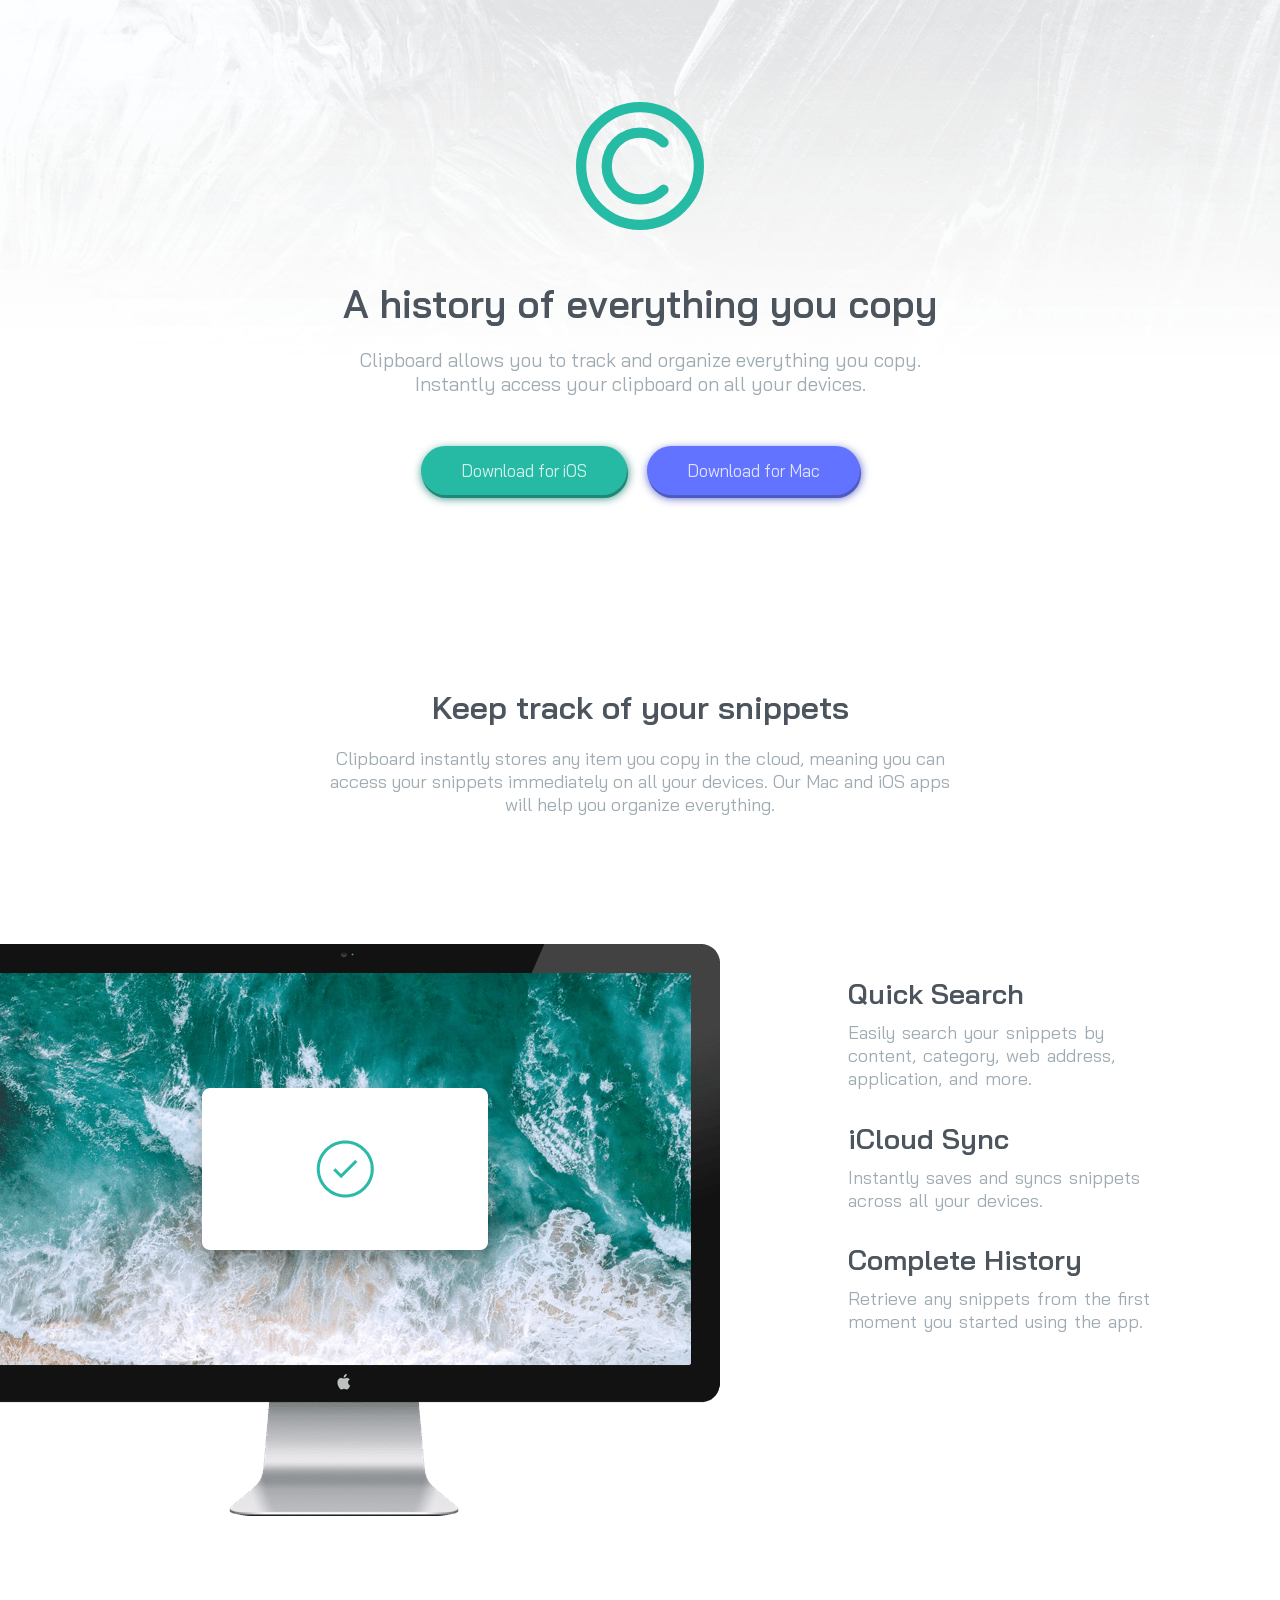
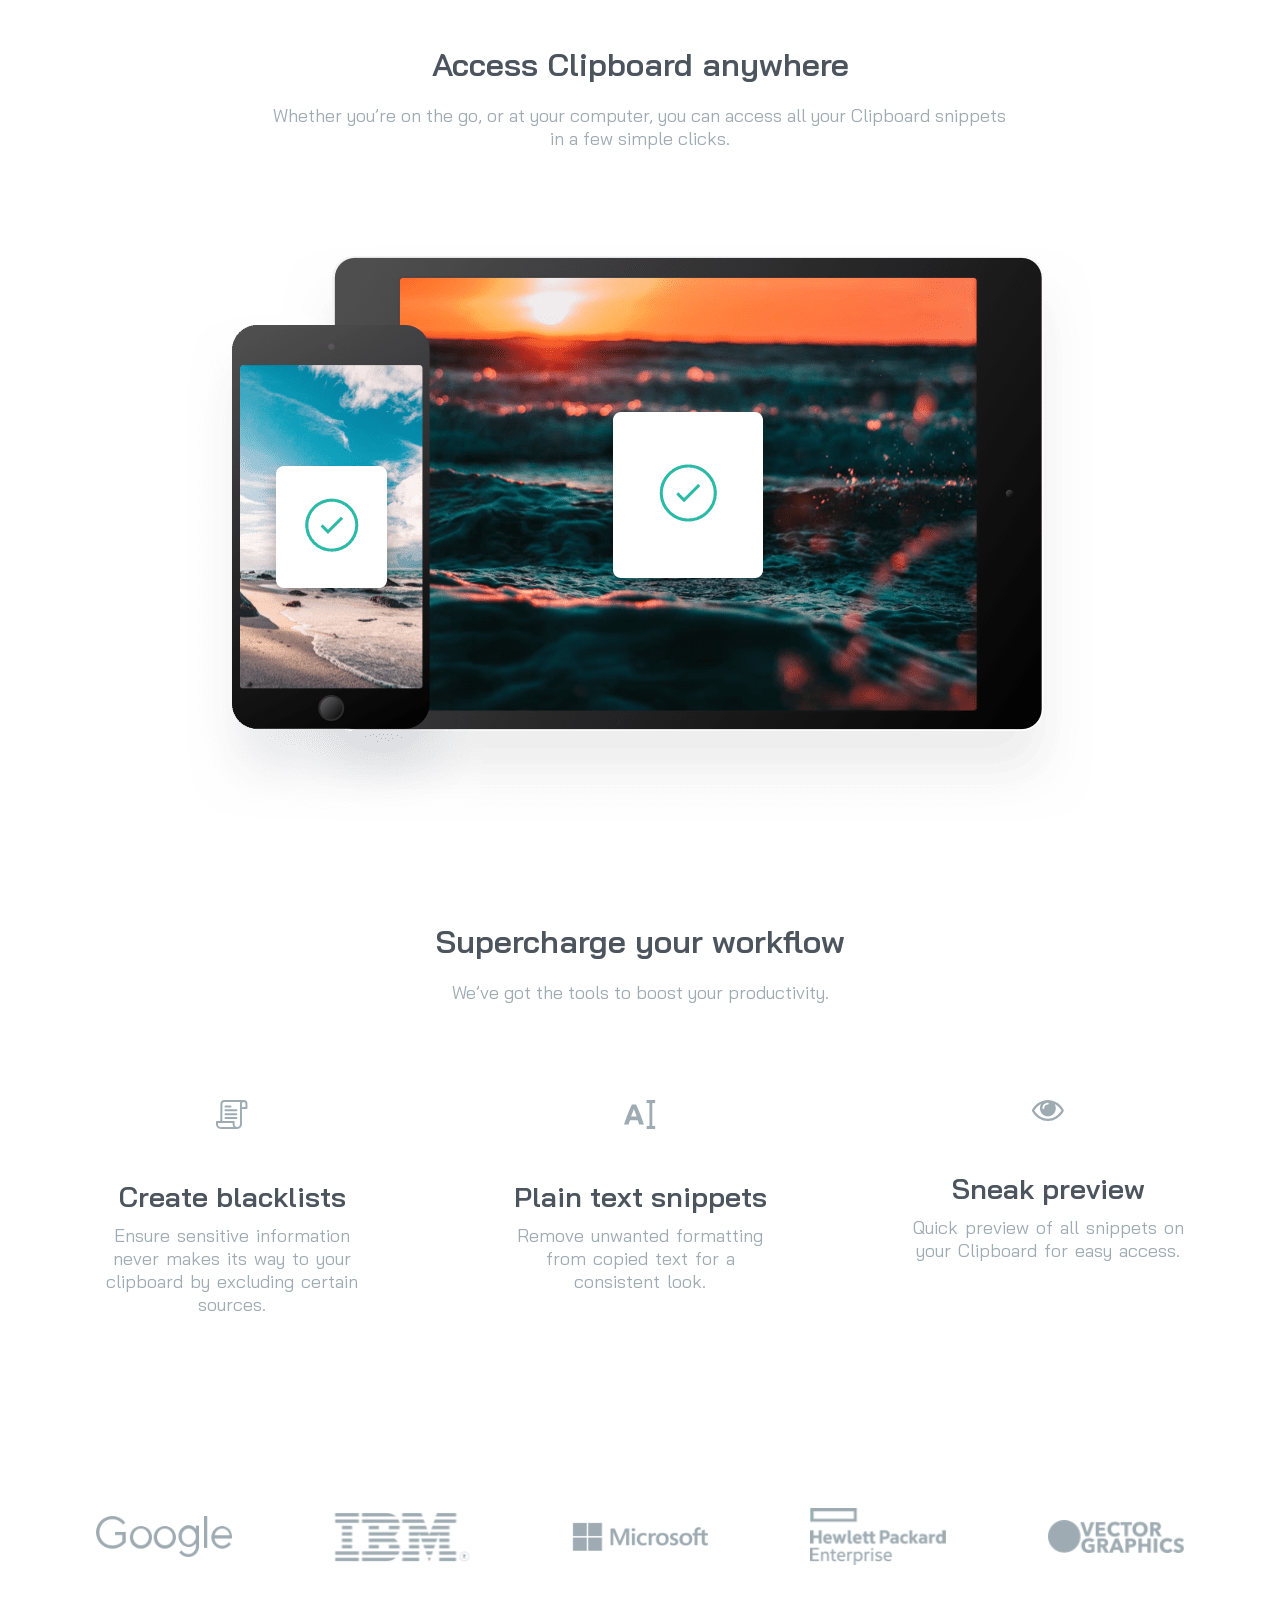
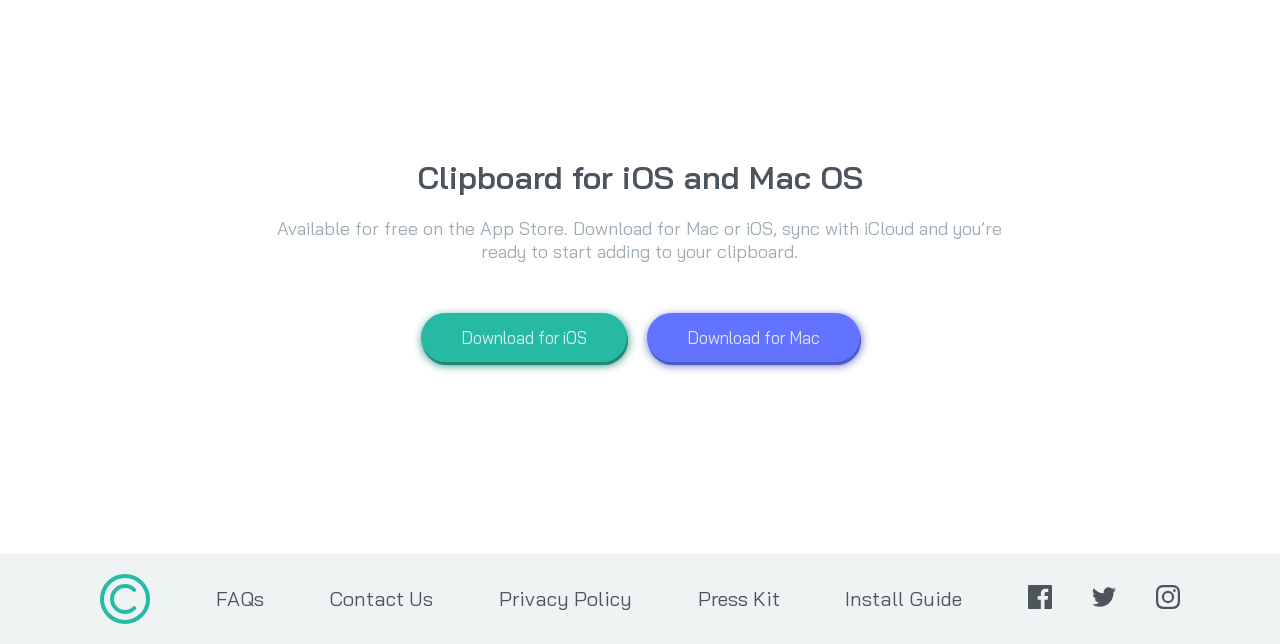
<file: index.html>
<!DOCTYPE html>
<html lang="en">
<head>
  <meta charset="UTF-8">
  <meta name="viewport" content="width=device-width, initial-scale=1.0"> <!-- displays site properly based on user's device -->

  <link rel="icon" type="image/png" sizes="32x32" href="./images/favicon-32x32.png">
  <link rel="stylesheet" href="index.css">
  <title>Frontend Mentor | Clipboard landing page</title>

  <!-- Feel free to remove these styles or customise in your own stylesheet 👍 -->
  <style>
    .attribution { font-size: 11px; text-align: center; }
    .attribution a { color: hsl(228, 45%, 44%); }
  </style>
</head>
<body>
  <div class="container">

    <div class="part-one">

      <img src="images/logo.svg" alt="Clipboard Logo" class="clipboard">
      <h1 class="one-one"> A history of everything you copy </h1>
      <p class="one-two">
        Clipboard allows you to track and organize everything you 
        copy. Instantly access your clipboard on all your devices.
      </p>
  
    </div>

    <div class="buttons">
      <button class="button-ios">Download for iOS</button>
      <button class="button-mac">Download for Mac</button>
    </div>

    <div class="part-two">
      <h2 class="two-one">Keep track of your snippets</h2>
      <p class="two-two">
        Clipboard instantly stores any item you copy in the cloud, 
       meaning you can access your snippets immediately on all your 
      devices. Our Mac and iOS apps will help you organize everything.
      </p>

    </div>
    
    <div class="part-three">
      <img src="images/image-computer.png" alt="Computer Image" class="computer-img">
      <div class="three-one">
        <div class="three-one-one">
          <h3 class="three-one-text">
            Quick Search
          </h3>
          <p class="three-one-small-text">
            Easily search your snippets by content, category, web address, application, and more.
          </p>  
        </div>
        <div class="three-one-two">
          <h3 class="three-one-text">
            iCloud Sync
          </h3>
          <p class="three-one-small-text">
            Instantly saves and syncs snippets across all your devices.
          </p>
        </div>  
        <div class="three-one-three">
          <h3 class="three-one-text">
            Complete History
          </h3>
          <p class="three-one-small-text">
            Retrieve any snippets from the first moment you started using the app.
          </p>
        </div>
      </div>
    </div>
    <div class="part-four">
      <h2 class="four-one">
        Access Clipboard anywhere
      </h2>
      <p class="four-two">
        Whether you’re on the go, or at your computer, you can access all your Clipboard 
        snippets in a few simple clicks.
      </p>
    
    </div>
    <div class="part-five">
      <img src="images/image-devices.png" alt="Devices Image" class="devices-image">
    </div>
    <div class="part-six">
      <h2 class="six-one">
        Supercharge your workflow
      </h2>
      <p class="six-two">
        We’ve got the tools to boost your productivity.
      </p>
    </div>
    <div class="part-seven">
      <div class="seven-one">
        <img src="images/icon-blacklist.svg" alt="Icons" class="icon">
        <h4 class="seven-head">
          Create blacklists
        </h4>
        <p class="seven-body">
          Ensure sensitive information never makes its way to your clipboard by excluding certain sources.
        </p>
      </div>
      <div class="seven-one">
        <img src="images/icon-text.svg" alt="Icons" class="icon">
        <h4 class="seven-head">
          Plain text snippets
        </h4>
        <p class="seven-body">
          Remove unwanted formatting from copied text for a consistent look.
        </p>
      </div>
      <div class="seven-one-three">
        <img src="images/icon-preview.svg" alt="Icons" class="icon">
        <h4 class="seven-head">
          Sneak preview
        </h4>
        <p class="seven-body">
          Quick preview of all snippets on your Clipboard for easy access.
        </p>
      </div>  
    </div>
    <div class="part-eight">
      <img src="images/logo-google.png" alt="Google Logo" class="logos">
      <img src="images/logo-ibm.png" alt="IBM Logo" class="logos">
      <img src="images/logo-microsoft.png" alt="Microsoft Logo" class="logos">
      <img src="images/logo-hp.png" alt="HP Logo" class="logos">
      <img src="images/logo-vector-graphics.png" alt="Vector Graphics Logo" class="logos">  
    </div>
    <div class="part-nine">
      <h3 class="nine-one">Clipboard for iOS and Mac OS</h3> 
      <p class="nine-two">Available for free on the App Store. Download for Mac or iOS, sync with iCloud 
        and you’re ready to start adding to your clipboard.</p>
    </div>
    <div class="buttons">
      <button class="button-ios">Download for iOS</button>
      <button class="button-mac">Download for Mac</button>
    </div>
   
  </div>
  <footer>
    <img src="images/logo.svg" alt="Clipboard Logo" class="footer-logo">
    <ul>
      <li><a href="#"> FAQs </li></a>        
      <li><a href="#"> Contact Us</li></a>
      <li><a href="#"> Privacy Policy</li></a>
      <li><a href="#"> Press Kit</li></a>
      <li><a href="#"> Install Guide</li></a>
    </ul>
    <div class="socials">
      <a href="https://facebook.com"> <img src="images/icon-facebook.svg" alt="Facebook Logo" class="social-logo"></a>
      <a href="hhtps://twitter.com"> <img src="images/icon-twitter.svg" alt="Twitter Logo" class="social-logo"></a>
      <a href="https://instagram.com"> <img src="images/icon-instagram.svg" alt="Instagram Logo" class="social-logo-t"></a>  
    </div>
  </footer>

  
  <!-- <footer>
    <p class="attribution">
      Challenge by <a href="https://www.frontendmentor.io?ref=challenge" target="_blank">Frontend Mentor</a>. 
      Coded by <a href="#">Your Name Here</a>.
    </p>
  </footer> -->
</body>
</html>
</file>
<file: index.css>
@import url('https://fonts.googleapis.com/css2?family=Bai+Jamjuree:ital,wght@0,400;1,600&display=swap');
*{
    box-sizing: border-box;
    padding: 0%;
    margin: 0%;
    text-decoration: none;
    font-family:'Bai Jamjuree', sans-serif;
    
}
body{
    background-image: url('images/bg-header-desktop.png');
    background-repeat: no-repeat;
    background-size: contain;
}
.container{
    display: flex;
    flex-direction: column;
    align-items: center;
    width: 100%;
    margin: 8% auto 0% auto;
}
.part-one{
    display: flex;
    flex-direction: column;
    align-items: center;
}
.clipboard{
    height: 10vw;
}
.one-one{
    font-size: 2.5vw;
    font-weight: 600;
    color: hsl(210, 10%, 33%) ;
    margin-top: 60px;
}
.one-two{
    font-size: 1.2vw;
    font-weight: 400;
    color: hsl(201, 11%, 66%) ;
    margin-top: 50px;
    text-align: center;
    width: 60%;
}
.buttons{
    margin-top: 70px;
    display: flex;
    flex-direction: row;
    align-items: center;
    margin-bottom: 15%;
}
.button-ios{
    border:none;
    border-radius: 50px;
    padding: 20px 60px;
    font-size: 1vw;
    color:rgba(255, 255, 255, 0.8) ;
    margin-right: 50px;
    background-color: hsl(171, 66%, 44%);
    box-shadow: 1px 5px 10px 0px hsl(171deg 60% 33%), 
                1px 5px 0px 0px hsl(171deg 60% 33%);
    transition: 75ms;
    cursor: pointer;
}
.button-ios:hover{
    transition: 75ms;
    background-color: hsla(171, 66%, 44%, 0.8);
    box-shadow: 1px 3px 10px 0px hsl(171deg 60% 33%, 0.8), 
                1px 3px 0px 0px hsl(171deg 60% 33%, 0.8);
}
.button-mac{
    border:none;
    border-radius: 50px;
    padding: 20px 60px;
    font-size: 1vw;
    color:rgba(255, 255, 255, 0.8) ;
    background-color: hsl(233, 100%, 69%); 
    box-shadow: 1px 3px 10px 0px hsl(233deg 48% 53%), 
                1px 3px 0px 0px hsl(233deg 48% 53%);
    transition: 75ms; 
    cursor: pointer;
}
.button-mac:hover{
    transition: 75ms;
    background-color: hsl(233, 100%, 69%, 0.8); 
    box-shadow: 1px 3px 10px 0px hsl(233deg 48% 53%, 0.8), 
                1px 3px 0px 0px hsl(233deg 48% 53%, 0.8); 
}
.part-two{
    display: flex;
    flex-direction: column;
    align-items: center;
    margin-bottom: 10%;
}
.two-one{
    font-size: 50px;
    font-weight: 600;
    color: hsl(210, 10%, 33%) ;
}
.two-two{
    font-size: 25px;
    font-weight: 400;
    color: hsl(201, 11%, 66%) ;
    margin-top: 30px;
    text-align: center;
    width: 50%;
}
.part-three{
    display: flex;
    flex-direction: row;
    justify-content: flex-start;
    margin-bottom: 10%;
    width: 100%;
}
.computer-img{
    width: 50%;
    margin-left: -2%;
    margin-right: 10%;
}
.three-one{
    margin-top: 2.5%;
    display: flex;
    flex-direction: column;
}
.three-one-one, .three-one-two, .three-one-three{
    display: flex;
    flex-direction: column;
    justify-content: flex-start;
    width: 70%;
}
.three-one-text{
    font-size: 35px;
    font-weight: 600;
    color: hsl(210, 10%, 33%) ;
    margin-bottom: 20px;
}
.three-one-small-text{
    font-size: 20px;
    font-weight: 400;
    word-spacing: 2px;
    color: hsl(201, 11%, 66%) ;
    margin-bottom: 10%;
}
.part-four{
    display: flex;
    flex-direction: column;
    align-items: center;
    margin-bottom: 7.5%;
}
.four-one{
    font-size: 50px;
    font-weight: 600;
    color: hsl(210, 10%, 33%) ; 
}
.four-two{
    font-size: 25px;
    font-weight: 400;
    color: hsl(201, 11%, 66%) ;
    margin-top: 40px;
    text-align: center;
    width: 80%;
}
.part-five{
    margin-bottom: 7.5%;
}
.devices-image{
    align-self: center;
}
.part-six{
    display: flex;
    flex-direction: column;
    align-items: center;
    margin-bottom: 7.5%;
}
.six-one{
    font-size: 50px;
    font-weight: 600;
    color: hsl(210, 10%, 33%) ; 
}
.six-two{
    font-size: 25px;
    font-weight: 400;
    color: hsl(201, 11%, 66%) ;
    margin-top: 40px;
    text-align: center;
}
.part-seven{
    display: flex;
    flex-direction: row;
    justify-content: space-between;
    width: 85%;
    align-items: flex-start;
    margin-bottom: 15%;
}
.icon{
    margin-bottom: 80px;
    width: 5em;
}
.seven-one{
    display: flex;
    flex-direction: column;
    align-items: center;
    width: 25%;
    margin-right: 10%;
}
.seven-one-three{
    display: flex;
    flex-direction: column;
    align-items: center;
    width: 25%;
}
.seven-head{
    font-size: 35px;
    font-weight: 600;
    color: hsl(210, 10%, 33%) ;
    margin-bottom: 20px;
    text-align: center;
}
.seven-body{
    font-size: 20px;
    font-weight: 400;
    word-spacing: 2px;
    color: hsl(201, 11%, 66%) ;
    text-align: center;
}
.part-eight{
    display: flex;
    flex-direction: row;
    justify-content: space-between;
    align-items: center;
    width: 85%;
    margin-bottom: 15%;
}
.part-nine{
    display: flex;
    flex-direction: column;
    align-items: center;
}
.logos{
    width: 10em;
}
.nine-one{
    font-size: 50px;
    font-weight: 600;
    color: hsl(210, 10%, 33%) ; 
}
.nine-two{
    font-size: 25px;
    font-weight: 400;
    color: hsl(201, 11%, 66%) ;
    margin-top: 40px;
    text-align: center;
    width: 70%;
}
footer{
    position: bottom;
    display: flex;
    flex-direction: row;
    align-items: center;
    justify-content: space-between;
    background-color: hsl(195, 14%, 95%);
    margin-bottom: 0;
    width: 100%;
    padding: 20px 100px;
}
.footer-logo{
    height: 50px;
}
ul{
    list-style: none;
    display: contents;
}
li a{
    font-size: 20px;
    font-weight: 400;
    color: hsl(210, 10%, 33%) ;
    cursor: pointer;
}
.socials{
    display: flex;
    flex-direction: row;
    align-items: center;
}
.social-logo{
    padding-right: 20px;
}

@media  screen and (max-width: 1440px) {
    body{
        background-image: url('images/bg-header-desktop.png');
        background-repeat: no-repeat;
        background-size: auto;
    }
    .container{
        display: flex;
        flex-direction: column;
        align-items: center;
        width: 100%;
        margin: 8% auto 0% auto;
    }
    .part-one{
        display: flex;
        flex-direction: column;
        align-items: center;
    }
    .clipboard{
        height: 10vw;
    }
    .one-one{
        font-size: 3vw;
        font-weight: 600;
        color: hsl(210, 10%, 33%) ;
        margin-top: 50px;
    }
    .one-two{
        font-size: 1.5vw;
        font-weight: 400;
        color: hsl(201, 11%, 66%) ;
        margin-top: 20px;
        text-align: center;
        width: 60%;
    }
    .buttons{
        margin-top: 50px;
        display: flex;
        flex-direction: row;
        align-items: center;
        margin-bottom: 15%;
    }
    .button-ios{
        border:none;
        border-radius: 50px;
        padding: 14px 40px;
        font-size:1.3vw;
        color:rgba(255, 255, 255, 0.8) ;
        margin-right: 20px;
        background-color: hsl(171, 66%, 44%);
        box-shadow: 1px 3px 10px 0px hsl(171deg 60% 33%), 
                    1px 3px 0px 0px hsl(171deg 60% 33%);
        transition: 75ms;
        cursor: pointer;
    }
    .button-ios:hover{
        transition: 75ms;
        background-color: hsla(171, 66%, 44%, 0.8);
        box-shadow: 1px 3px 10px 0px hsl(171deg 60% 33%, 0.8), 
                    1px 3px 0px 0px hsl(171deg 60% 33%, 0.8);
    }
    .button-mac{
        border:none;
        border-radius: 50px;
        padding: 14px 40px;
        font-size: 1.3vw;
        color:rgba(255, 255, 255, 0.8) ;
        background-color: hsl(233, 100%, 69%); 
        box-shadow: 1px 3px 10px 0px hsl(233deg 48% 53%), 
                    1px 3px 0px 0px hsl(233deg 48% 53%);
        transition: 75ms; 
        cursor: pointer;
    }
    .button-mac:hover{
        transition: 75ms;
        background-color: hsl(233, 100%, 69%, 0.8); 
        box-shadow: 1px 3px 10px 0px hsl(233deg 48% 53%, 0.8), 
                    1px 3px 0px 0px hsl(233deg 48% 53%, 0.8); 
    }
    .part-two{
        display: flex;
        flex-direction: column;
        align-items: center;
        margin-bottom: 10%;
    }
    .two-one{
        font-size: 32px;
        font-weight: 600;
        color: hsl(210, 10%, 33%) ;
    }
    .two-two{
        font-size: 18px;
        font-weight: 400;
        color: hsl(201, 11%, 66%) ;
        margin-top: 20px;
        text-align: center;
        width: 50%;
    }
    .part-three{
        display: flex;
        flex-direction: row;
        justify-content: space-between;
        margin-bottom: 10%;
    }
    .computer-img{
        height: 55%;
        width: 60%;
        margin-left: -2.5%;
        margin-right: 10%;
    }
    .three-one{
        margin-top: 2.5%;
        display: flex;
        flex-direction: column;
    }
    .three-one-one, .three-one-two, .three-one-three{
        display: flex;
        flex-direction: column;
        justify-content: flex-start;
        width: 70%;
    }
    .three-one-text{
        font-size: 28px;
        font-weight: 600;
        color: hsl(210, 10%, 33%) ;
        margin-bottom: 10px;
    }
    .three-one-small-text{
        font-size: 18px;
        font-weight: 400;
        word-spacing: 2px;
        color: hsl(201, 11%, 66%) ;
        margin-bottom: 10%;
    }
    .part-four{
        display: flex;
        flex-direction: column;
        align-items: center;
        margin-bottom: 7.5%;
    }
    .four-one{
        font-size: 32px;
        font-weight: 600;
        color: hsl(210, 10%, 33%) ; 
    }
    .four-two{
        font-size: 18px;
        font-weight: 400;
        color: hsl(201, 11%, 66%) ;
        margin-top: 20px;
        text-align: center;
        width: 80%;
    }
    .part-five{
        margin-bottom: 7.5%;
    }
    .devices-image{
        align-self: center;
    }
    .part-six{
        display: flex;
        flex-direction: column;
        align-items: center;
        margin-bottom: 7.5%;
    }
    .six-one{
        font-size: 32px;
        font-weight: 600;
        color: hsl(210, 10%, 33%) ; 
    }
    .six-two{
        font-size: 18px;
        font-weight: 400;
        color: hsl(201, 11%, 66%) ;
        margin-top: 20px;
        text-align: center;
    }
    .part-seven{
        display: flex;
        flex-direction: row;
        justify-content: space-between;
        width: 85%;
        align-items: flex-start;
        margin-bottom: 15%;
    }
    .icon{
        margin-bottom: 50px;
        width: 2em;
    }
    .seven-one{
        display: flex;
        flex-direction: column;
        align-items: center;
        margin-right: 10%;
    }
    .seven-one-three{
        display: flex;
        flex-direction: column;
        align-items: center;
    }
    .seven-head{
        font-size: 28px;
        font-weight: 600;
        color: hsl(210, 10%, 33%) ;
        margin-bottom: 10px;
    }
    .seven-body{
        font-size: 18px;
        font-weight: 400;
        word-spacing: 2px;
        color: hsl(201, 11%, 66%) ;
        text-align: center;
    }
    .part-eight{
        display: flex;
        flex-direction: row;
        justify-content: space-between;
        align-items: center;
        width: 85%;
        margin-bottom: 15%;
    }
    .logos{
        width: 8.5em;
    }
    .part-nine{
        display: flex;
        flex-direction: column;
        align-items: center;
    }
    .nine-one{
        font-size: 32px;
        font-weight: 600;
        color: hsl(210, 10%, 33%) ; 
    }
    .nine-two{
        font-size: 18px;
        font-weight: 400;
        color: hsl(201, 11%, 66%) ;
        margin-top: 20px;
        text-align: center;
        width: 70%;
    }
    footer{
        position: bottom;
        display: flex;
        flex-direction: row;
        align-items: center;
        justify-content: space-between;
        background-color: hsl(195, 14%, 95%);
        margin-bottom: 0;
        width: 100%;
        padding: 20px 100px;
    }
    .footer-logo{
        height: 50px;
    }
    ul{
        list-style: none;
        display: contents;
        width: 30%;
    }
    li a{
        font-size: 20px;
        font-weight: 400;
        color: hsl(210, 10%, 33%) ;
        cursor: pointer;
    }
    .socials{
        display: flex;
        flex-direction: row;
    }
    .social-logo{
        padding-right: 40px;
    }
}
@media  screen and (max-width: 1024px) {
    body{
        background-image: url('images/bg-header-desktop.png');
        background-repeat: no-repeat;
        background-size: auto;
    }
    .container{
        display: flex;
        flex-direction: column;
        align-items: center;
        width: 100%;
        margin: 8% auto 0% auto;
    }
    .part-one{
        display: flex;
        flex-direction: column;
        align-items: center;
    }
    .clipboard{
        height: 10vw;
    }
    .one-one{
        font-size: 3.5vw;
        font-weight: 600;
        color: hsl(210, 10%, 33%) ;
        margin-top: 40px;
    }
    .one-two{
        font-size: 2vw;
        font-weight: 400;
        color: hsl(201, 11%, 66%) ;
        margin-top: 15px;
        text-align: center;
        width: 60%;
    }
    .buttons{
        margin-top: 40px;
        display: flex;
        flex-direction: row;
        align-items: center;
        margin-bottom: 15%;
    }
    .button-ios{
        border:none;
        border-radius: 50px;
        padding: 10px 30px;
        font-size: 1.4vw;
        color:rgba(255, 255, 255, 0.8) ;
        margin-right: 20px;
        background-color: hsl(171, 66%, 44%);
        box-shadow: 1px 3px 10px 0px hsl(171deg 60% 33%), 
                    1px 3px 0px 0px hsl(171deg 60% 33%);
        transition: 75ms;
        cursor: pointer;
    }
    .button-ios:hover{
        transition: 75ms;
        background-color: hsla(171, 66%, 44%, 0.8);
        box-shadow: 1px 3px 10px 0px hsl(171deg 60% 33%, 0.8), 
                    1px 3px 0px 0px hsl(171deg 60% 33%, 0.8);
    }
    .button-mac{
        border:none;
        border-radius: 50px;
        padding: 10px 30px;
        font-size: 1.4vw;
        color:rgba(255, 255, 255, 0.8) ;
        background-color: hsl(233, 100%, 69%); 
        box-shadow: 1px 3px 10px 0px hsl(233deg 48% 53%), 
                    1px 3px 0px 0px hsl(233deg 48% 53%);
        transition: 75ms; 
        cursor: pointer;
    }
    .button-mac:hover{
        transition: 75ms;
        background-color: hsl(233, 100%, 69%, 0.8); 
        box-shadow: 1px 3px 10px 0px hsl(233deg 48% 53%, 0.8), 
                    1px 3px 0px 0px hsl(233deg 48% 53%, 0.8); 
    }
    .part-two{
        display: flex;
        flex-direction: column;
        align-items: center;
        margin-bottom: 10%;
    }
    .two-one{
        font-size: 28px;
        font-weight: 600;
        color: hsl(210, 10%, 33%) ;
    }
    .two-two{
        font-size: 16px;
        font-weight: 400;
        color: hsl(201, 11%, 66%) ;
        margin-top: 15px;
        text-align: center;
        width: 50%;
    }
    .part-three{
        display: flex;
        flex-direction: row;
        justify-content: space-between;
        margin-bottom: 10%;
    }
    .computer-img{
        height: 50%;
        width: 50%;
        margin-left: -2.5%;
        margin-right: 10%;
    }
    .three-one{
        margin-top: 2.5%;
        display: flex;
        flex-direction: column;
    }
    .three-one-one, .three-one-two, .three-one-three{
        display: flex;
        flex-direction: column;
        justify-content: flex-start;
        width: 70%;
    }
    .three-one-text{
        font-size: 22px;
        font-weight: 600;
        color: hsl(210, 10%, 33%) ;
        margin-bottom: 5px;
    }
    .three-one-small-text{
        font-size: 14px;
        font-weight: 400;
        word-spacing: 2px;
        color: hsl(201, 11%, 66%) ;
        margin-bottom: 7%;
    }
    .part-four{
        display: flex;
        flex-direction: column;
        width: 80%;
        align-items: center;
        margin-bottom: 7.5%;
    }
    .four-one{
        font-size: 28px;
        font-weight: 600;
        color: hsl(210, 10%, 33%) ; 
    }
    .four-two{
        font-size: 16px;
        font-weight: 400;
        color: hsl(201, 11%, 66%) ;
        margin-top: 20px;
        text-align: center;
        width: 80%;
    }
    .part-five{
        display: flex;
        justify-content: center;
        align-items: center;
        margin-bottom: 7.5%;
    }
    .devices-image{
        align-self: center;
        width: 80%;
    }
    .part-six{
        display: flex;
        flex-direction: column;
        align-items: center;
        margin-bottom: 7.5%;
    }
    .six-one{
        font-size: 28px;
        font-weight: 600;
        color: hsl(210, 10%, 33%) ; 
    }
    .six-two{
        font-size: 16px;
        font-weight: 400;
        color: hsl(201, 11%, 66%) ;
        margin-top: 20px;
        text-align: center;
    }
    .part-seven{
        display: flex;
        flex-direction: row;
        justify-content: space-evenly;
        width: 85%;
        align-items: flex-start;
        margin-bottom: 15%;
    }
    .icon{
        margin-bottom: 40px;
        width: 2em;
    }
    .seven-one{
        display: flex;
        flex-direction: column;
        align-items: center;
        margin-right: 10%;
    }
    .seven-one-three{
        display: flex;
        flex-direction: column;
        align-items: center;
    }
    .seven-head{
        font-size: 24px;
        font-weight: 600;
        color: hsl(210, 10%, 33%) ;
        margin-bottom: 10px;
    }
    .seven-body{
        font-size: 14px;
        font-weight: 400;
        word-spacing: 2px;
        color: hsl(201, 11%, 66%) ;
        text-align: center;
    }
    .part-eight{
        display: flex;
        flex-direction: row;
        justify-content: space-between;
        align-items: center;
        width: 80%;
        margin-bottom: 15%;
    }
    .logos{
        width: 6.5em;
    }
    .part-nine{
        display: flex;
        flex-direction: column;
        align-items: center;
    }
    .nine-one{
        font-size: 28px;
        font-weight: 600;
        color: hsl(210, 10%, 33%) ; 
    }
    .nine-two{
        font-size: 16px;
        font-weight: 400;
        color: hsl(201, 11%, 66%) ;
        margin-top: 15px;
        text-align: center;
        width: 70%;
    }
    footer{
        position: bottom;
        display: flex;
        flex-direction: row;
        align-items: center;
        justify-content: space-between;
        background-color: hsl(195, 14%, 95%);
        margin-bottom: 0;
        width: 100%;
        padding: 15px 80px;
    }
    .footer-logo{
        height: 35px;
    }
    ul{
        list-style: none;
        display: contents;
        width: 30%;
    }
    li a{
        font-size: 16px;
        font-weight: 400;
        color: hsl(210, 10%, 33%) ;
        cursor: pointer;
    }
    .socials{
        display: flex;
        flex-direction: row;
    }
    .social-logo{
        width: 35px;
        padding-right: 15px;
    }
    .social-logo-t{
        width: 35px;
        padding-right: 15px;
    }
}
@media  screen and (max-width: 768px) {
    body{
        background-image: url('images/bg-header-desktop.png');
        background-repeat: no-repeat;
        background-size: auto;
    }
    .container{
        display: flex;
        flex-direction: column;
        align-items: center;
        width: 100%;
        margin: 8% auto 0% auto;
    }
    .part-one{
        display: flex;
        flex-direction: column;
        align-items: center;
        width: 100%;
    }
    .clipboard{
        height: 20vw;
    }
    .one-one{
        font-size: 6vw;
        font-weight: 600;
        color: hsl(210, 10%, 33%) ;
        margin-top: 70px;
        text-align: center;
    }
    .one-two{
        font-size: 2.7vw;
        font-weight: 400;
        color: hsl(201, 11%, 66%) ;
        margin-top: 30px;
        text-align: center;
        width: 60%;
    }
    .buttons{
        margin-top: 70px;
        display: flex;
        flex-direction: column;
        align-items: center;
        margin-bottom: 15%;
    }
    .button-ios{
        border:none;
        border-radius: 50px;
        padding: 10px 45px;
        font-size: 2.7vw;
        color:rgba(255, 255, 255, 0.8) ;
        margin-bottom: 40px;
        margin-right: 0;
        background-color: hsl(171, 66%, 44%);
        box-shadow: 1px 3px 10px 0px hsl(171deg 60% 33%), 
                    1px 3px 0px 0px hsl(171deg 60% 33%);
        transition: 75ms;
        cursor: pointer;
    }
    .button-ios:hover{
        transition: 75ms;
        background-color: hsla(171, 66%, 44%, 0.8);
    }
    .button-mac{
        border:none;
        border-radius: 50px;
        padding: 10px 45px;
        font-size: 2.7vw;
        color:rgba(255, 255, 255, 0.8) ;
        background-color: hsl(233, 100%, 69%); 
        box-shadow: 1px 3px 10px 0px hsl(233deg 48% 53%), 
                    1px 3px 0px 0px hsl(233deg 48% 53%);
        transition: 75ms; 
        cursor: pointer;
    }
    .button-mac:hover{
        transition: 75ms;
        background-color: hsl(233, 100%, 69%, 0.8); 
     }
    .part-two{
        display: flex;
        flex-direction: column;
        align-items: center;
        margin-bottom: 7%;
    }
    .two-one{
        font-size: 34px;
        font-weight: 600;
        color: hsl(210, 10%, 33%) ;
        text-align: center;
    }
    .two-two{
        font-size: 20px;
        font-weight: 400;
        color: hsl(201, 11%, 66%) ;
        margin-top: 20px;
        text-align: center;
        width: 80%;
    }
    .part-three{
        display: flex;
        flex-direction: column;
        justify-content: space-between;
        align-items: center;
        margin-bottom: 10%;
    }
    .computer-img{
        height: 50%;
        width:80%;
        margin-left: 0;
        margin-right: 0;
    }
    .three-one{
        margin-top: 5%;
        display: flex;
        flex-direction: column;
        align-items: center;
    }
    .three-one-one, .three-one-two, .three-one-three{
        display: flex;
        flex-direction: column;
        justify-content: center ;
        width: 60%;
    }
    .three-one-text{
        font-size: 26px;
        font-weight: 600;
        color: hsl(210, 10%, 33%) ;
        margin-bottom: 10px;
        text-align: center;
    }
    .three-one-small-text{
        font-size: 18px;
        font-weight: 400;
        word-spacing: 2px;
        color: hsl(201, 11%, 66%) ;
        margin-bottom: 10%;
        text-align: center;
    }
    .part-four{
        display: flex;
        flex-direction: column;
        width: 100%;
        align-items: center;
        margin-bottom: 7.5%;
    }
    .four-one{
        font-size: 34px;
        font-weight: 600;
        color: hsl(210, 10%, 33%) ; 
        text-align: center;
    }
    .four-two{
        font-size: 20px;
        font-weight: 400;
        color: hsl(201, 11%, 66%) ;
        margin-top: 20px;
        text-align: center;
        width: 80%;
    }
    .part-five{
        display: flex;
        justify-content: center;
        align-items: center;
        margin-bottom: 7.5%;
    }
    .devices-image{
        align-self: center;
        width: 80%;
    }
    .part-six{
        display: flex;
        flex-direction: column;
        align-items: center;
        margin-bottom: 10%;
    }
    .six-one{
        font-size: 34px;
        font-weight: 600;
        color: hsl(210, 10%, 33%) ; 
        text-align: center;
    }
    .six-two{
        font-size: 20px;
        font-weight: 400;
        color: hsl(201, 11%, 66%) ;
        margin-top: 20px;
        text-align: center;
    }
    .part-seven{
        display: flex;
        flex-direction: column;
        justify-content: center;
        align-items: center;
        width: 100%;
        margin-bottom: 15%;
    }
    .icon{
        margin-bottom: 20px;
        width: 3em;
    }
    .seven-one{
        display: flex;
        flex-direction: column;
        align-items: center;
        margin-right: 0%;
        width: 60%;
        margin-bottom: 5%
    }
    .seven-one-three{
        display: flex;
        flex-direction: column;
        align-items: center;
        margin-right: 0%;
        width: 60%;
        margin-bottom: 5%
    }
    .seven-head{
        font-size: 28px;
        font-weight: 600;
        color: hsl(210, 10%, 33%) ;
        margin-bottom: 10px;
        text-align: center;
    }
    .seven-body{
        font-size: 18px;
        font-weight: 400;
        word-spacing: 2px;
        color: hsl(201, 11%, 66%) ;
        text-align: center;
    }
    .part-eight{
        display: flex;
        flex-direction: column;
        justify-content: space-between;
        align-items: center;
        width: 80%;
        margin-bottom: 15%;
    }
    .logos{
        width: 10em;
        padding-bottom: 50px;
    }
    .part-nine{
        display: flex;
        flex-direction: column;
        align-items: center;
    }
    .nine-one{
        font-size: 34px;
        font-weight: 600;
        color: hsl(210, 10%, 33%) ; 
        text-align: c;
    }
    .nine-two{
        font-size: 20px;
        font-weight: 400;
        color: hsl(201, 11%, 66%) ;
        margin-top: 15px;
        text-align: center;
        width: 70%;
    }
    footer{
        /* display: flex;
        flex-direction: column;
        align-items: center;
        justify-content: space-between; */
        background-color: hsl(195, 14%, 95%);
        margin-bottom: 0;
        width: 100%;
        padding: 15px auto;
    }
    .footer-logo{
        height: 40px
    }
    ul{
        list-style: none;
        width: 100%;
    }
    li a{
        font-size: 12px;
        font-weight: 400;
        color: hsl(210, 10%, 33%) ;
        cursor: pointer;
        margin-bottom: 10px;
    }
    .socials{
        /* display: flex;
        flex-direction: row; */
        padding-top: 25px;
    }
    .social-logo{
        width: 35px;
        padding-right: 15px;
    }
    .social-logo-t{
        width: 35px;
        padding-right: 15px;
    }
}
@media  screen and (max-width: 425px) {
    body{
        background-image: url('images/bg-header-desktop.png');
        background-repeat: no-repeat;
        background-size: auto;
    }
    .container{
        display: flex;
        flex-direction: column;
        align-items: center;
        width: 90%;
        margin: 25% auto 0% auto;
    }
    .part-one{
        display: flex;
        flex-direction: column;
        align-items: center;
        width: 100%;
    }
    .clipboard{
        height: 20vw;
    }
    .one-one{
        font-size: 7.5vw;
        font-weight: 600;
        color: hsl(210, 10%, 33%) ;
        margin-top: 40px;
        text-align: center
    }
    .one-two{
        font-size: 5vw;
        font-weight: 400;
        color: hsl(201, 11%, 66%) ;
        margin-top: 15px;
        text-align: center;
        width: 90%;
    }
    .buttons{
        margin-top: 40px;
        display: flex;
        flex-direction: column;
        align-items: center;
        margin-bottom: 30%;
    }
    .button-ios{
        border:none;
        width: 100%;
        border-radius: 50px;
        padding: 10px 65px;
        font-size: 4vw;
        color:rgba(255, 255, 255, 0.8) ;
        margin-bottom: 20px;
        margin-right: 0;
        background-color: hsl(171, 66%, 44%);
        box-shadow: 1px 3px 10px 0px hsl(171deg 60% 33%), 
                    1px 3px 0px 0px hsl(171deg 60% 33%);
        transition: 75ms;
        cursor: pointer;
    }
    .button-ios:hover{
        transition: 75ms;
        background-color: hsla(171, 66%, 44%, 0.8);
    }
    .button-mac{
        border:none;
        border-radius: 50px;
        padding: 10px 65px;
        font-size: 4vw;
        color:rgba(255, 255, 255, 0.8) ;
        background-color: hsl(233, 100%, 69%); 
        box-shadow: 1px 3px 10px 0px hsl(233deg 48% 53%), 
                    1px 3px 0px 0px hsl(233deg 48% 53%);
        transition: 75ms; 
        cursor: pointer;
    }
    .button-mac:hover{
        transition: 75ms;
        background-color: hsl(233, 100%, 69%, 0.8); 
     }
    .part-two{
        display: flex;
        flex-direction: column;
        align-items: center;
        margin-bottom: 20%;
    }
    .two-one{
        font-size: 26px;
        font-weight: 600;
        color: hsl(210, 10%, 33%) ;
        text-align: center;
    }
    .two-two{
        font-size: 14px;
        font-weight: 400;
        color: hsl(201, 11%, 66%) ;
        margin-top: 20px;
        text-align: center;
        width: 80%;
        text-align: center;
    }
    .part-three{
        display: flex;
        flex-direction: column;
        justify-content: space-between;
        align-items: center;
        margin-bottom: 20%;
    }
    .computer-img{
        height: 50%;
        width:90%;
        margin-left: 0;
        margin-right: 0;
    }
    .three-one{
        margin-top: 15%;
        display: flex;
        flex-direction: column;
        align-items: center;
    }
    .three-one-one, .three-one-two, .three-one-three{
        display: flex;
        flex-direction: column;
        justify-content:center;
        width: 80%;
    }
    .three-one-text{
        font-size: 22px;
        font-weight: 600;
        color: hsl(210, 10%, 33%) ;
        margin-bottom: 10px;
        text-align: center;
    }
    .three-one-small-text{
        font-size: 14px;
        font-weight: 400;
        word-spacing: 2px;
        color: hsl(201, 11%, 66%) ;
        margin-bottom: 15%;
        text-align: center;
    }
    .part-four{
        display: flex;
        flex-direction: column;
        width: 100%;
        align-items: center;
        margin-bottom: 12.5%;
    }
    .four-one{
        font-size: 26px;
        font-weight: 600;
        color: hsl(210, 10%, 33%) ; 
        text-align: center;
    }
    .four-two{
        font-size: 14px;
        font-weight: 400;
        color: hsl(201, 11%, 66%) ;
        margin-top: 20px;
        text-align: center;
        width: 80%;
        text-align: center;
    }
    .part-five{
        display: flex;
        justify-content: center;
        align-items: center;
        margin-bottom: 10%;
    }
    .devices-image{
        align-self: center;
        width: 90%;
    }
    .part-six{
        display: flex;
        flex-direction: column;
        align-items: center;
        margin-bottom: 20%;
    }
    .six-one{
        font-size: 26px;
        font-weight: 600;
        color: hsl(210, 10%, 33%);
        text-align: center; 
    }
    .six-two{
        font-size: 14px;
        font-weight: 400;
        color: hsl(201, 11%, 66%) ;
        margin-top: 20px;
        width: 90%;
        text-align: center;
        text-align: center;
    }
    .part-seven{
        display: flex;
        flex-direction: column;
        justify-content: center;
        align-items: center;
        width: 100%;
        margin-bottom: 25%;
    }
    .icon{
        margin-bottom: 20px;
        width: 1.75em;
    }
    .seven-one{
        display: flex;
        flex-direction: column;
        align-items: center;
        margin-right: 0%;
        width: 100%;
        margin-bottom: 20%
    }
    .seven-one-three{
        display: flex;
        flex-direction: column;
        align-items: center;
        margin-right: 0%;
        width: 90%;
        margin-bottom: 5%
    }
    .seven-head{
        font-size: 22px;
        font-weight: 600;
        color: hsl(210, 10%, 33%) ;
        margin-bottom: 20px;
    }
    .seven-body{
        font-size: 14px;
        font-weight: 400;
        word-spacing: 2px;
        color: hsl(201, 11%, 66%) ;
        text-align: center;
    }
    .part-eight{
        display: flex;
        flex-direction: column;
        justify-content: space-between;
        align-items: center;
        width: 80%;
        margin-bottom: 15%;
    }
    .logos{
        width: 7em;
        padding-bottom: 50px;
    }
    .part-nine{
        display: flex;
        flex-direction: column;
        align-items: center;
    }
    .nine-one{
        font-size: 26px;
        font-weight: 600;
        color: hsl(210, 10%, 33%) ; 
        text-align: center;
    }
    .nine-two{
        font-size: 14px;
        font-weight: 400;
        color: hsl(201, 11%, 66%) ;
        margin-top: 15px;
        text-align: center;
        width: 90%;
    }
    footer{
        display: flex;
        flex-direction: column;
        align-items: center;
        justify-content: space-between;
        background-color: hsl(195, 14%, 95%);
        margin-bottom: 0;
        width: 100%;
        padding: 15px auto;
    }
    .footer-logo{
        height: 60px;
        padding-bottom: 25px;
    }
    ul{
        list-style: none;
        width: 100%;
    }
    li a{
        font-size: 10px;
        font-weight: 400;
        color: hsl(210, 10%, 33%) ;
        cursor: pointer;
        margin-bottom: 10px;
    }
    .socials{
        display: flex;
        flex-direction: row;
        padding-top: 25px;
    }
    .social-logo{
        width: 35px;
        padding-right: 15px;
    }
    .social-logo-t{
        width: 35px;
        padding-right: 15px;
    }
}
/* @media screen and (max-width: 325px){
    .button-ios{
        border:none;
        width: 100%;
        border-radius: 50px;
        padding: 10px 45px;
        font-size: 16px;
        color:rgba(255, 255, 255, 0.8) ;
        margin-bottom: 40px;
        margin-right: 0;
        background-color: hsl(171, 66%, 44%);
        box-shadow: 1px 3px 10px 0px hsl(171deg 60% 33%), 
                    1px 3px 0px 0px hsl(171deg 60% 33%);
        transition: 75ms;
        cursor: pointer;
    }
    .button-ios:hover{
        transition: 75ms;
        background-color: hsla(171, 66%, 44%, 0.8);
    }
    .button-mac{
        border:none;
        border-radius: 50px;
        padding: 10px 45px;
        font-size: 16px;
        color:rgba(255, 255, 255, 0.8) ;
        background-color: hsl(233, 100%, 69%); 
        box-shadow: 1px 3px 10px 0px hsl(233deg 48% 53%), 
                    1px 3px 0px 0px hsl(233deg 48% 53%);
        transition: 75ms; 
        cursor: pointer;
    }
    .button-mac:hover{
        transition: 75ms;
        background-color: hsl(233, 100%, 69%, 0.8); 
     }
} */
</file>
